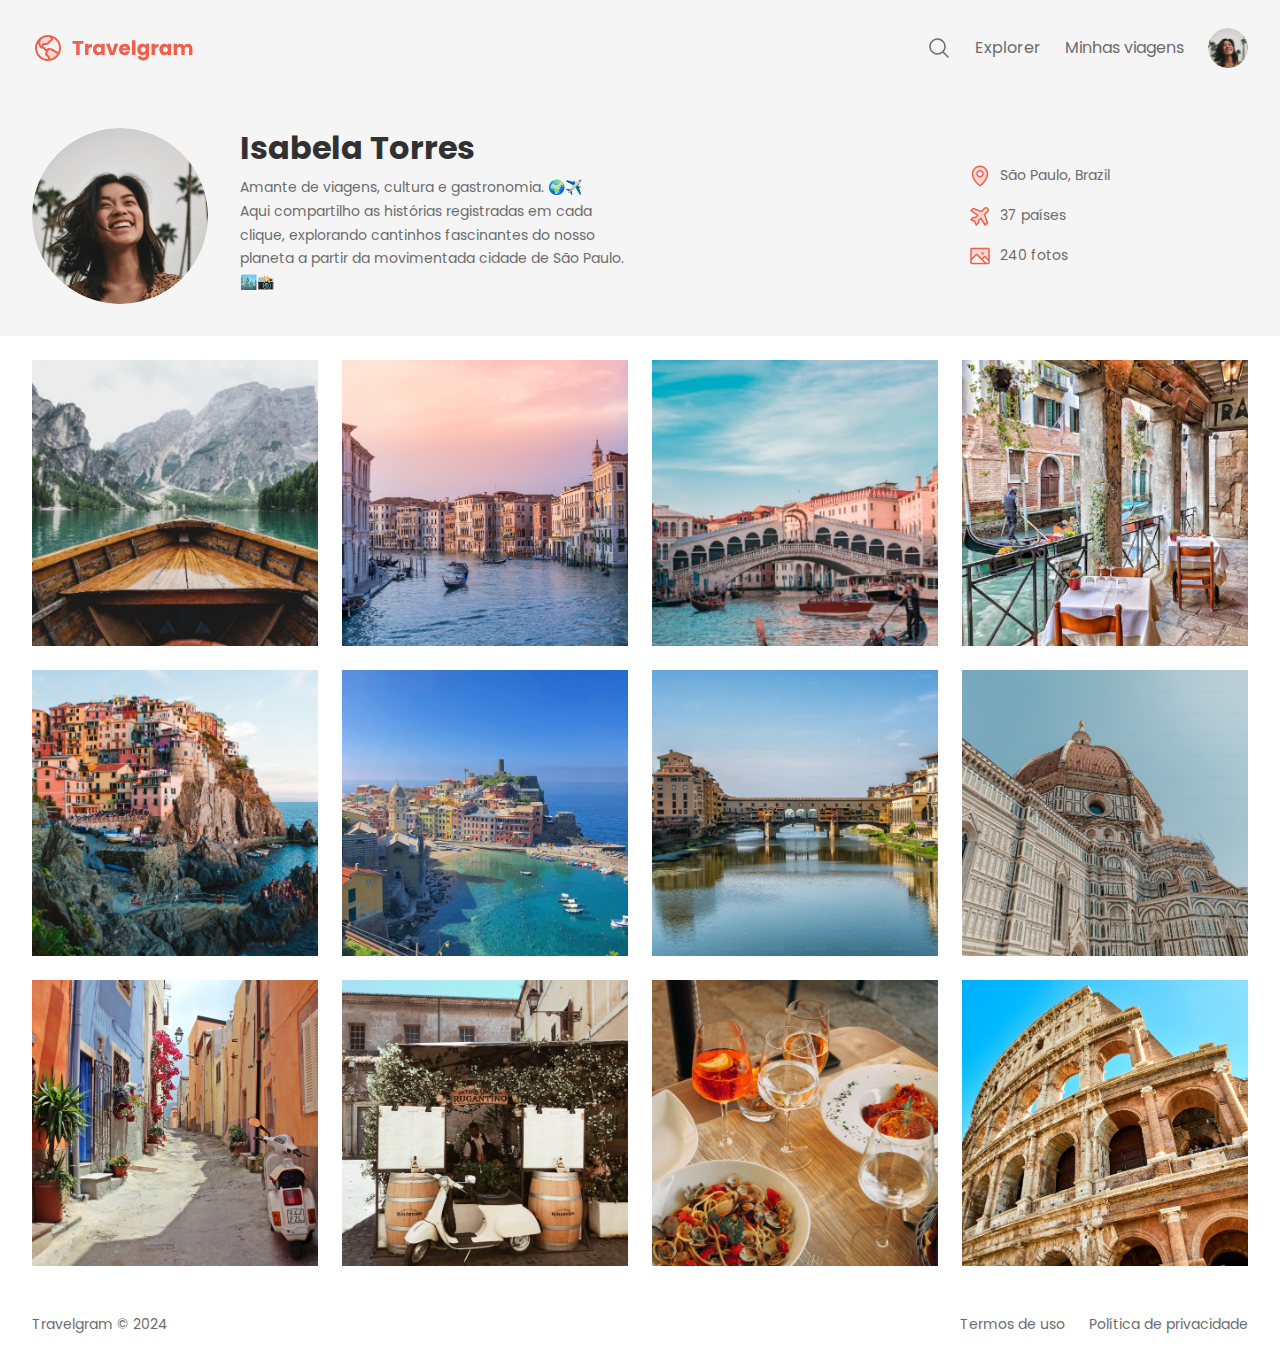
<file: index.html>
<!DOCTYPE html>
<html lang="pt-br">
<head>

  <link rel="preconnect" href="https://fonts.googleapis.com">
  <link rel="preconnect" href="https://fonts.gstatic.com" crossorigin>
 
  <meta charset="UTF-8">
  <meta name="viewport" content="width=device-width, initial-scale=1.0">
  <title>Travelgram | Projeto de viagens</title>
  <link rel="stylesheet" href="styles/index.css">

  <link href="https://fonts.googleapis.com/css2?family=Poppins:wght@400;700&display=swap" rel="stylesheet">
</head>
<body>
  <div class="bg-surface-color">
  <nav class="container">
    <a href="#" id="logo">
      <img src="assets/Logo.svg" alt="Logomarca">
    </a>

    <ul id="primary-menu">
       <li>
        <a href="#">
           <img src="assets/icons/MagnifyingGlass.svg" alt="Icone lupa">
        </a>
       </li>
       <li><a href="#">Explorer</a></li>
       <li><a href="#">Minhas viagens</a></li>
       <li><a href="#">
        <img src="assets/Profile pic.png" alt="Imagem de isabela torres">
       </a></li>
    </ul>
  </nav>
    
        <header>
          <div class="container">
            <div id="profile">
              <img src="assets/Profile pic.png" alt="Imagem de Isabela Torres">
              <div>
                <h1>Isabela Torres</h1>
                <p>Amante de viagens, cultura e gastronomia. 🌍✈️  <br>
                  Aqui compartilho as histórias registradas em cada clique, explorando cantinhos fascinantes do nosso planeta a partir da movimentada cidade de São Paulo. 🏙️📸</p>
              </div>
            </div>

            <ul id="info">
               <li>
                  <img src="assets/icons/MapPin.svg" alt="Icone de mapa">
                  <span>São Paulo, Brazil</span>
               </li>
               <li>
                <img src="assets/icons/AirplaneTilt.svg" alt="Icone de avião">
                <span>37 países</span>
             </li>
             <li>
              <img src="assets/icons/Image.svg" alt="Icone de imagem">
              <span>240 fotos</span>
           </li>
            </ul>
          </div>
        </header>
 </div>

 <main class="container">
  <img src="assets/image/Image 01.png" alt="...">
  <img src="assets/image/Image 02.png" alt="...">
  <img src="assets/image/Image 03.png" alt="...">
  <img src="assets/image/Image 04.png" alt="...">
  <img src="assets/image/Image 05.png" alt="...">
  <img src="assets/image/Image 06.png" alt="...">
  <img src="assets/image/Image 07.png" alt="...">
  <img src="assets/image/Image 08.png" alt="...">
  <img src="assets/image/Image 09.png" alt="...">
  <img src="assets/image/Image 10.png" alt="...">
  <img src="assets/image/Image 11.png" alt="...">
  <img src="assets/image/Image 12.png" alt="...">
 </main>

 <footer class="container">
  <span>
    Travelgram &copy; 2024
  </span>

  <span>
    Termos de uso
  </span>
  <span>
    Política de privacidade
  </span>
 </footer>
</body>
</html>
</file>
<file: styles/index.css>
@import url(global.css);
@import url(nav.css);
@import url(header.css);
@import url(main.css);
@import url(footer.css);
</file>
